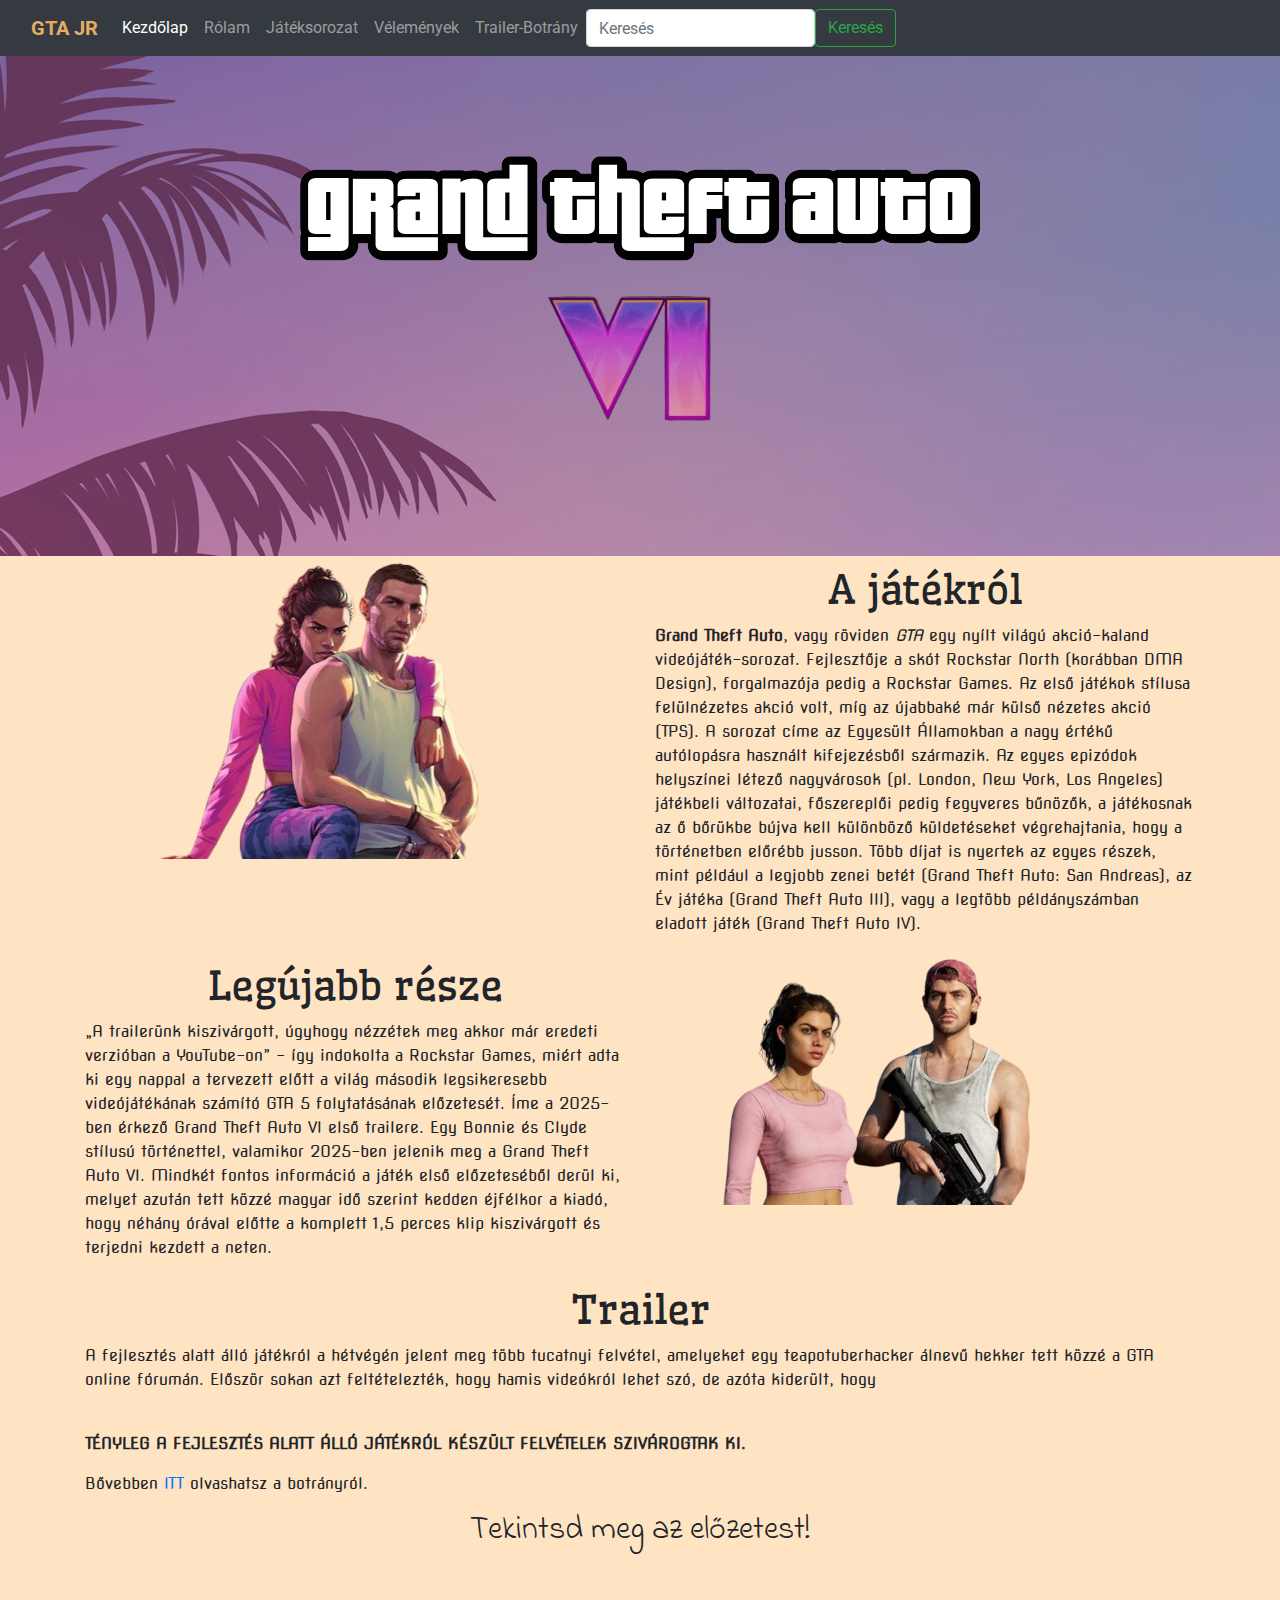
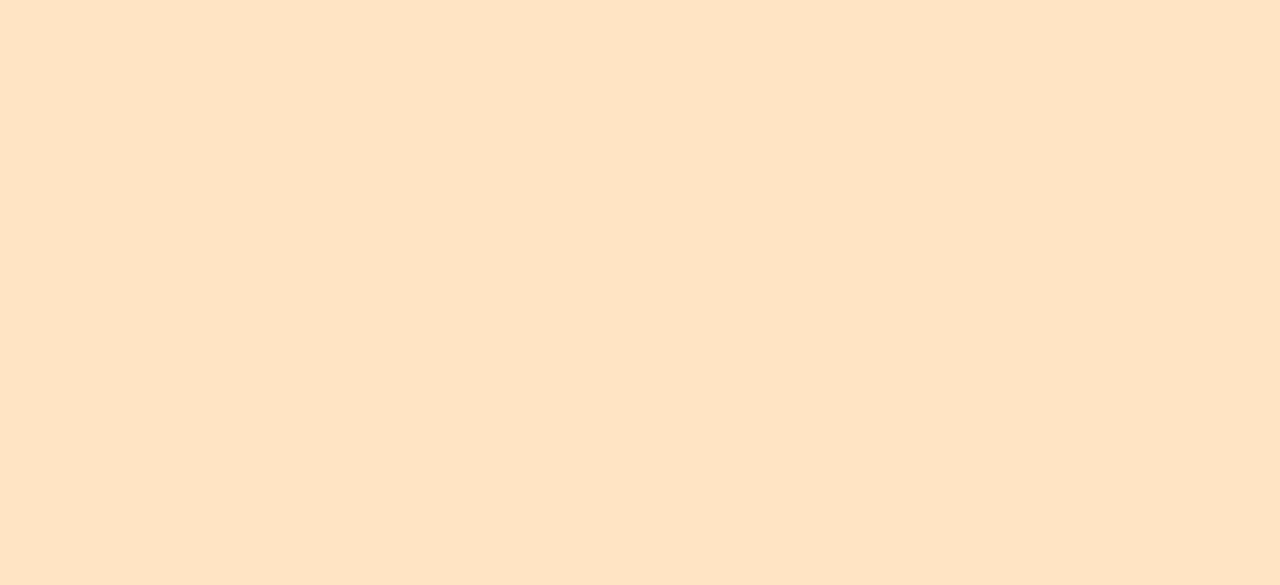
<file: index.html>
<!DOCTYPE html>
<html lang="hu">

<head>
    <meta charset="UTF-8">
    <meta name="viewport" content="width=device-width, initial-scale=1.0">
    <link rel="icon" type="image/x-icon" href="imgs/favicon.ico">
    <link rel="preconnect" href="https://fonts.googleapis.com">
    <link rel="preconnect" href="https://fonts.gstatic.com" crossorigin>
    <link href="https://fonts.googleapis.com/css2?family=Press+Start+2P&display=swap" rel="stylesheet">
    <link rel="stylesheet" href="bootstrap/css/bootstrap.min.css">
    <link rel="stylesheet" href="css/style.css">
    <link rel="preconnect" href="https://fonts.googleapis.com">
    <link rel="preconnect" href="https://fonts.gstatic.com" crossorigin>
    <link href="https://fonts.googleapis.com/css2?family=Nanum+Myeongjo&family=Nova+Square&family=PT+Serif:ital@1&family=Press+Start+2P&family=Roboto:wght@300&family=Rubik+Bubbles&family=Sedgwick+Ave+Display&family=Wellfleet&display=swap" rel="stylesheet">
    <link rel="preconnect" href="https://fonts.googleapis.com">
    <link rel="preconnect" href="https://fonts.gstatic.com" crossorigin>
    <link href="https://fonts.googleapis.com/css2?family=Nanum+Myeongjo&family=Nova+Square&family=PT+Serif:ital@1&family=Press+Start+2P&family=Roboto:wght@300&family=Rubik+Bubbles&family=Sedgwick+Ave+Display&family=Wellfleet&display=swap" rel="stylesheet">
    <link rel="preconnect" href="https://fonts.googleapis.com">
    <link rel="preconnect" href="https://fonts.gstatic.com" crossorigin>
    <link href="https://fonts.googleapis.com/css2?family=Indie+Flower&family=Nanum+Myeongjo&family=Nova+Square&family=PT+Serif:ital@1&family=Press+Start+2P&family=Roboto:wght@300&family=Rubik+Bubbles&family=Sedgwick+Ave+Display&family=Wellfleet&display=swap" rel="stylesheet">
    <script src="bootstrap/js/popper.min.js"></script>
    <script src="bootstrap/js/jquery.min.js"></script>
    <script src="bootstrap/js/bootstrap.min.js"></script>
    <title>GTA JR - Kezdőlap</title>
</head>

<body>
    <nav class="navbar navbar-expand-lg navbar-dark bg-dark sticky-top">
        <div class="container-fluid">
            <a class="navbar-brand" href="#">GTA JR</a>
            <button class="navbar-toggler" type="button" data-toggle="collapse" data-target="#navbarNav"
                    aria-controls="navbarNav" aria-expanded="false" aria-label="Toggle navigation">
                <span class="navbar-toggler-icon"></span>
            </button>
            <div class="collapse navbar-collapse" id="navbarNav">
                <ul class="navbar-nav me-auto mb-2 mb-lg-0">
                    <li class="nav-item">
                        <a class="nav-link active" aria-current="page" href="index.html">Kezdőlap</a>
                    </li>
                    <li class="nav-item">
                        <a class="nav-link" href="rolam.html">Rólam</a>
                    </li>
                    <li class="nav-item">
                        <a class="nav-link" href="jateksorozat.html">Játéksorozat</a>
                    </li>
                    <li class="nav-item">
                        <a class="nav-link" href="velemenyek.html">Vélemények</a>
                    </li>
                    <li class="nav-item">
                        <a class="nav-link" href="botrany.html">Trailer-Botrány</a>
                    </li>
                </ul>
                    <form class="d-flex">
                        <input class="form-control me-2" type="search" placeholder="Keresés" aria-label="Keresés">
                        <button class="btn btn-outline-success" type="submit">Keresés</button>
                    </form>
            </div>
        </div>
    </nav>
    

    <header>
        <div class="grandtheftauto img-fluid">
            <img src="imgs/grandtheftauto.png" alt="">
        </div>
        <img src="imgs/logor.png" alt="" width="350px" height="95px" class="img-fluid VI">
    </header>

    <main class="container">
        <div class="row">
            <div class="col-md-6">
                <img src="imgs/main.png" alt="" class="img-fluid mainkep">
            </div>
            <div class="col-md-6">
                <h1>A játékról</h1>
                <p><b> Grand Theft Auto</b>, vagy röviden <i>GTA</i> egy nyílt világú akció-kaland videójáték-sorozat.
                    Fejlesztője a
                    skót Rockstar North (korábban DMA Design), forgalmazója pedig a Rockstar Games. Az első játékok
                    stílusa felülnézetes akció volt, míg az újabbaké már külső nézetes akció (TPS). A sorozat címe az
                    Egyesült Államokban a nagy értékű autólopásra használt kifejezésből származik. Az egyes epizódok
                    helyszínei létező nagyvárosok (pl. London, New York, Los Angeles) játékbeli változatai, főszereplői
                    pedig fegyveres bűnözők, a játékosnak az ő bőrükbe bújva kell különböző küldetéseket végrehajtania,
                    hogy a történetben előrébb jusson. Több díjat is nyertek az egyes részek, mint például a legjobb
                    zenei betét (Grand Theft Auto: San Andreas), az Év játéka (Grand Theft Auto III), vagy a legtöbb
                    példányszámban eladott játék (Grand Theft Auto IV).</p>
            </div>

            <div class="col-md-6">
                <h1>Legújabb része</h1>
                <p>„A trailerünk kiszivárgott, úgyhogy nézzétek meg akkor már eredeti verzióban a YouTube-on” – így
                    indokolta a Rockstar Games, miért adta ki egy nappal a tervezett előtt a világ második legsikeresebb
                    videójátékának számító GTA 5 folytatásának előzetesét. Íme a 2025-ben érkező Grand Theft Auto VI
                    első trailere.
                    Egy Bonnie és Clyde stílusú történettel, valamikor 2025-ben jelenik meg a Grand Theft Auto VI.
                    Mindkét fontos információ a játék első előzeteséből derül ki, melyet azután tett közzé magyar idő
                    szerint kedden éjfélkor a kiadó, hogy néhány órával előtte a komplett 1,5 perces klip kiszivárgott
                    és terjedni kezdett a neten.</p>
            </div>
            <div class="col-md-6">
                <img src="imgs/fegyveresek.png" alt="" class="img-fluid" width="450px">
            </div>
        </div>
        <h1>Trailer</h1>
        <p>A fejlesztés alatt álló játékról a hétvégén jelent meg több tucatnyi felvétel, amelyeket egy teapotuberhacker
            álnevű hekker tett közzé a GTA online fórumán. Először sokan azt feltételezték, hogy hamis videókról lehet
            szó, de azóta kiderült, hogy</p>

            <p><b><br>TÉNYLEG A FEJLESZTÉS ALATT ÁLLÓ JÁTÉKRÓL KÉSZÜLT FELVÉTELEK SZIVÁROGTAK KI.</br></b></p>

            <p>Bővebben <a href="botrany.html">ITT</a> olvashatsz a botrányról.</p>
        <h2>Tekintsd meg az előzetest!</h2>
        <div class="embed-responsive embed-responsive-16by9">
            <iframe loading="lazy" title="Grand Theft Auto VI Trailer 1" width="500" height="281" src="https://www.youtube.com/embed/QdBZY2fkU-0?feature=oembed" frameborder="0" allow="accelerometer; autoplay; clipboard-write; encrypted-media; gyroscope; picture-in-picture; web-share" allowfullscreen></iframe>
          </div>
    </main>
</body>

</html>
</file>
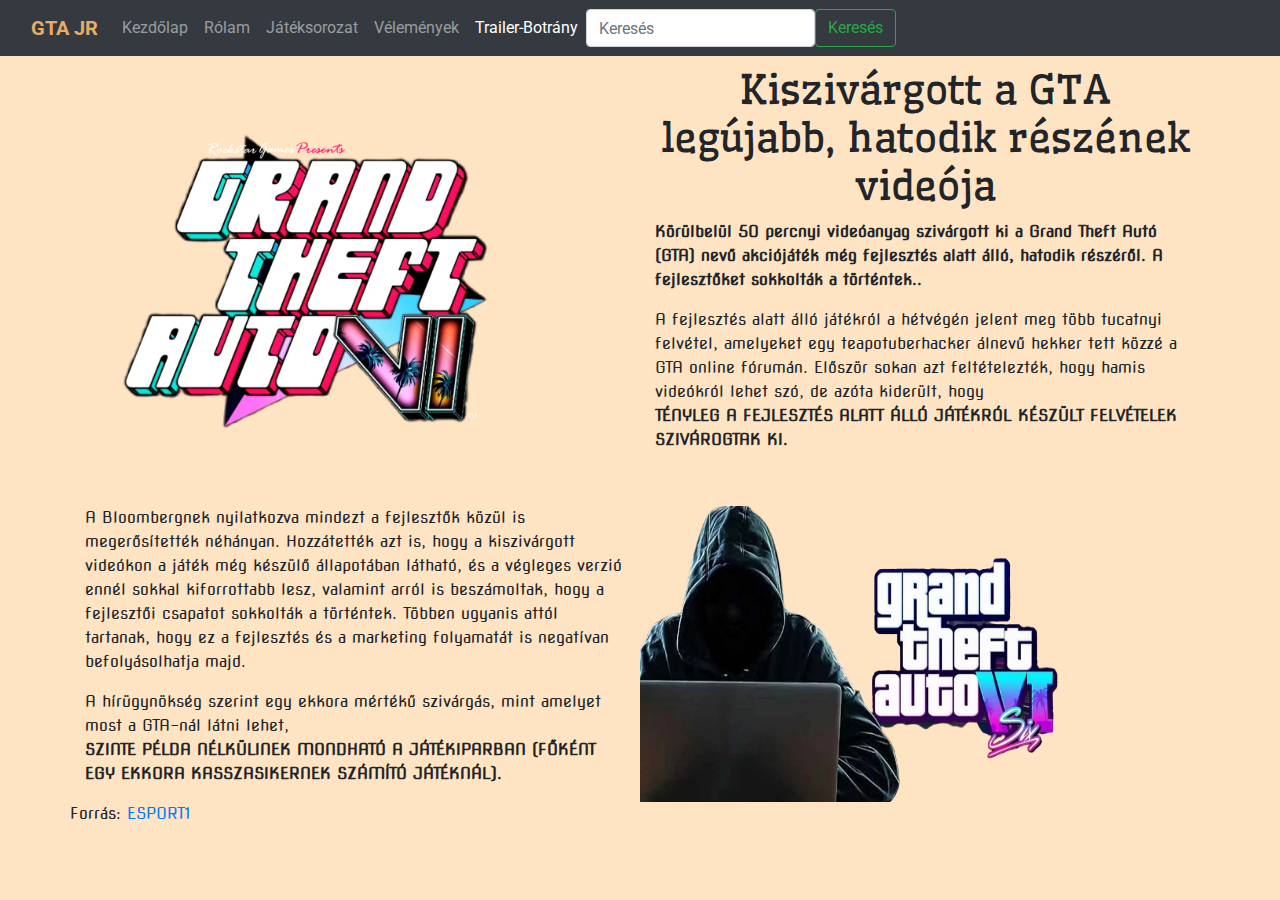
<file: botrany.html>
<!DOCTYPE html>
<html lang="hu">

<head>
    <meta charset="UTF-8">
    <meta name="viewport" content="width=device-width, initial-scale=1.0">
    <link rel="icon" type="image/x-icon" href="imgs/favicon.ico">
    <link rel="preconnect" href="https://fonts.googleapis.com">
    <link rel="preconnect" href="https://fonts.gstatic.com" crossorigin>
    <link href="https://fonts.googleapis.com/css2?family=Press+Start+2P&display=swap" rel="stylesheet">
    <link rel="stylesheet" href="bootstrap/css/bootstrap.min.css">
    <link rel="stylesheet" href="css/style.css">
    <link rel="preconnect" href="https://fonts.googleapis.com">
    <link rel="preconnect" href="https://fonts.gstatic.com" crossorigin>
    <link
        href="https://fonts.googleapis.com/css2?family=Nanum+Myeongjo&family=Nova+Square&family=PT+Serif:ital@1&family=Press+Start+2P&family=Roboto:wght@300&family=Rubik+Bubbles&family=Sedgwick+Ave+Display&family=Wellfleet&display=swap"
        rel="stylesheet">
    <link rel="preconnect" href="https://fonts.googleapis.com">
    <link rel="preconnect" href="https://fonts.gstatic.com" crossorigin>
    <link
        href="https://fonts.googleapis.com/css2?family=Nanum+Myeongjo&family=Nova+Square&family=PT+Serif:ital@1&family=Press+Start+2P&family=Roboto:wght@300&family=Rubik+Bubbles&family=Sedgwick+Ave+Display&family=Wellfleet&display=swap"
        rel="stylesheet">
    <link rel="preconnect" href="https://fonts.googleapis.com">
    <link rel="preconnect" href="https://fonts.gstatic.com" crossorigin>
    <link
        href="https://fonts.googleapis.com/css2?family=Indie+Flower&family=Nanum+Myeongjo&family=Nova+Square&family=PT+Serif:ital@1&family=Press+Start+2P&family=Roboto:wght@300&family=Rubik+Bubbles&family=Sedgwick+Ave+Display&family=Wellfleet&display=swap"
        rel="stylesheet">
    <script src="bootstrap/js/popper.min.js"></script>
    <script src="bootstrap/js/jquery.min.js"></script>
    <script src="bootstrap/js/bootstrap.min.js"></script>
    <title>GTA JR - Botrány</title>
</head>

<body>

    <nav class="navbar navbar-expand-lg navbar-dark bg-dark sticky-top">
        <div class="container-fluid">
            <a class="navbar-brand" href="index.html">GTA JR</a>
            <button class="navbar-toggler" type="button" data-toggle="collapse" data-target="#navbarNav"
                aria-controls="navbarNav" aria-expanded="false" aria-label="Toggle navigation">
                <span class="navbar-toggler-icon"></span>
            </button>
            <div class="collapse navbar-collapse" id="navbarNav">
                <ul class="navbar-nav me-auto mb-2 mb-lg-0">
                    <li class="nav-item">
                        <a class="nav-link" aria-current="page" href="index.html">Kezdőlap</a>
                    </li>
                    <li class="nav-item">
                        <a class="nav-link" href="rolam.html">Rólam</a>
                    </li>
                    <li class="nav-item">
                        <a class="nav-link" href="jateksorozat.html">Játéksorozat</a>
                    </li>
                    <li class="nav-item">
                        <a class="nav-link" href="velemenyek.html">Vélemények</a>
                    </li>
                    <li class="nav-item active">
                        <a class="nav-link" href="botrany.html">Trailer-Botrány</a>
                    </li>
                </ul>
                <form class="d-flex">
                    <input class="form-control me-2" type="search" placeholder="Keresés" aria-label="Keresés">
                    <button class="btn btn-outline-success" type="submit">Keresés</button>
                </form>
            </div>
        </div>
    </nav>
    <main class="container">
        <div class="row">
            <div class="col-md-6">
                <img src="imgs/botrany.png" alt="" class="img-fluid" width="450px">
            </div>
            <div class="col-md-6">
                <h1>Kiszivárgott a GTA legújabb, hatodik részének videója</h1>
                <b>
                    <p>Körülbelül 50 percnyi videóanyag szivárgott ki a Grand Theft Autó (GTA) nevű akciójáték még
                        fejlesztés alatt álló, hatodik részéről. A fejlesztőket sokkolták a történtek..</p>
                </b>
                <p>A fejlesztés alatt álló játékról a hétvégén jelent meg több tucatnyi felvétel, amelyeket egy
                    teapotuberhacker álnevű hekker tett közzé a GTA online fórumán. Először sokan azt feltételezték,
                    hogy hamis videókról lehet szó, de azóta kiderült, hogy <br><b>TÉNYLEG A FEJLESZTÉS ALATT ÁLLÓ
                        JÁTÉKRÓL KÉSZÜLT FELVÉTELEK SZIVÁROGTAK KI.</b></p>
                    </div>
                    <div class="col-md-6">
                <p>A Bloombergnek nyilatkozva mindezt a fejlesztők közül is megerősítették néhányan. Hozzátették azt is,
                    hogy a kiszivárgott videókon a játék még készülő állapotában látható, és a végleges verzió ennél
                    sokkal kiforrottabb lesz, valamint arról is beszámoltak, hogy a fejlesztői csapatot sokkolták a
                    történtek. Többen ugyanis attól tartanak, hogy ez a fejlesztés és a marketing folyamatát is
                    negatívan befolyásolhatja majd.</p>
                <p>A hírügynökség szerint egy ekkora mértékű szivárgás, mint amelyet most a GTA-nál látni
                    lehet,<br><b>
                        SZINTE PÉLDA NÉLKÜLINEK MONDHATÓ A JÁTÉKIPARBAN (FŐKÉNT EGY EKKORA KASSZASIKERNEK SZÁMÍTÓ
                        JÁTÉKNÁL).
                    </b> </p>
                </div>
                <img src="imgs/hackergta.png" alt="" class="img-fluid" width="450px">
                <p>Forrás: <a href="https://esport1.hu/news/2022/09/19/gaming-oriasira-dagadt-a-botrny-a-hacker-mar-zsarolja-a-rockstart-a-gta-6-kapcsan-12thman" target="_blank">ESPORT1</a></p>
        </div>
    </main>
    <footer></footer>
</body>

</html>
</file>
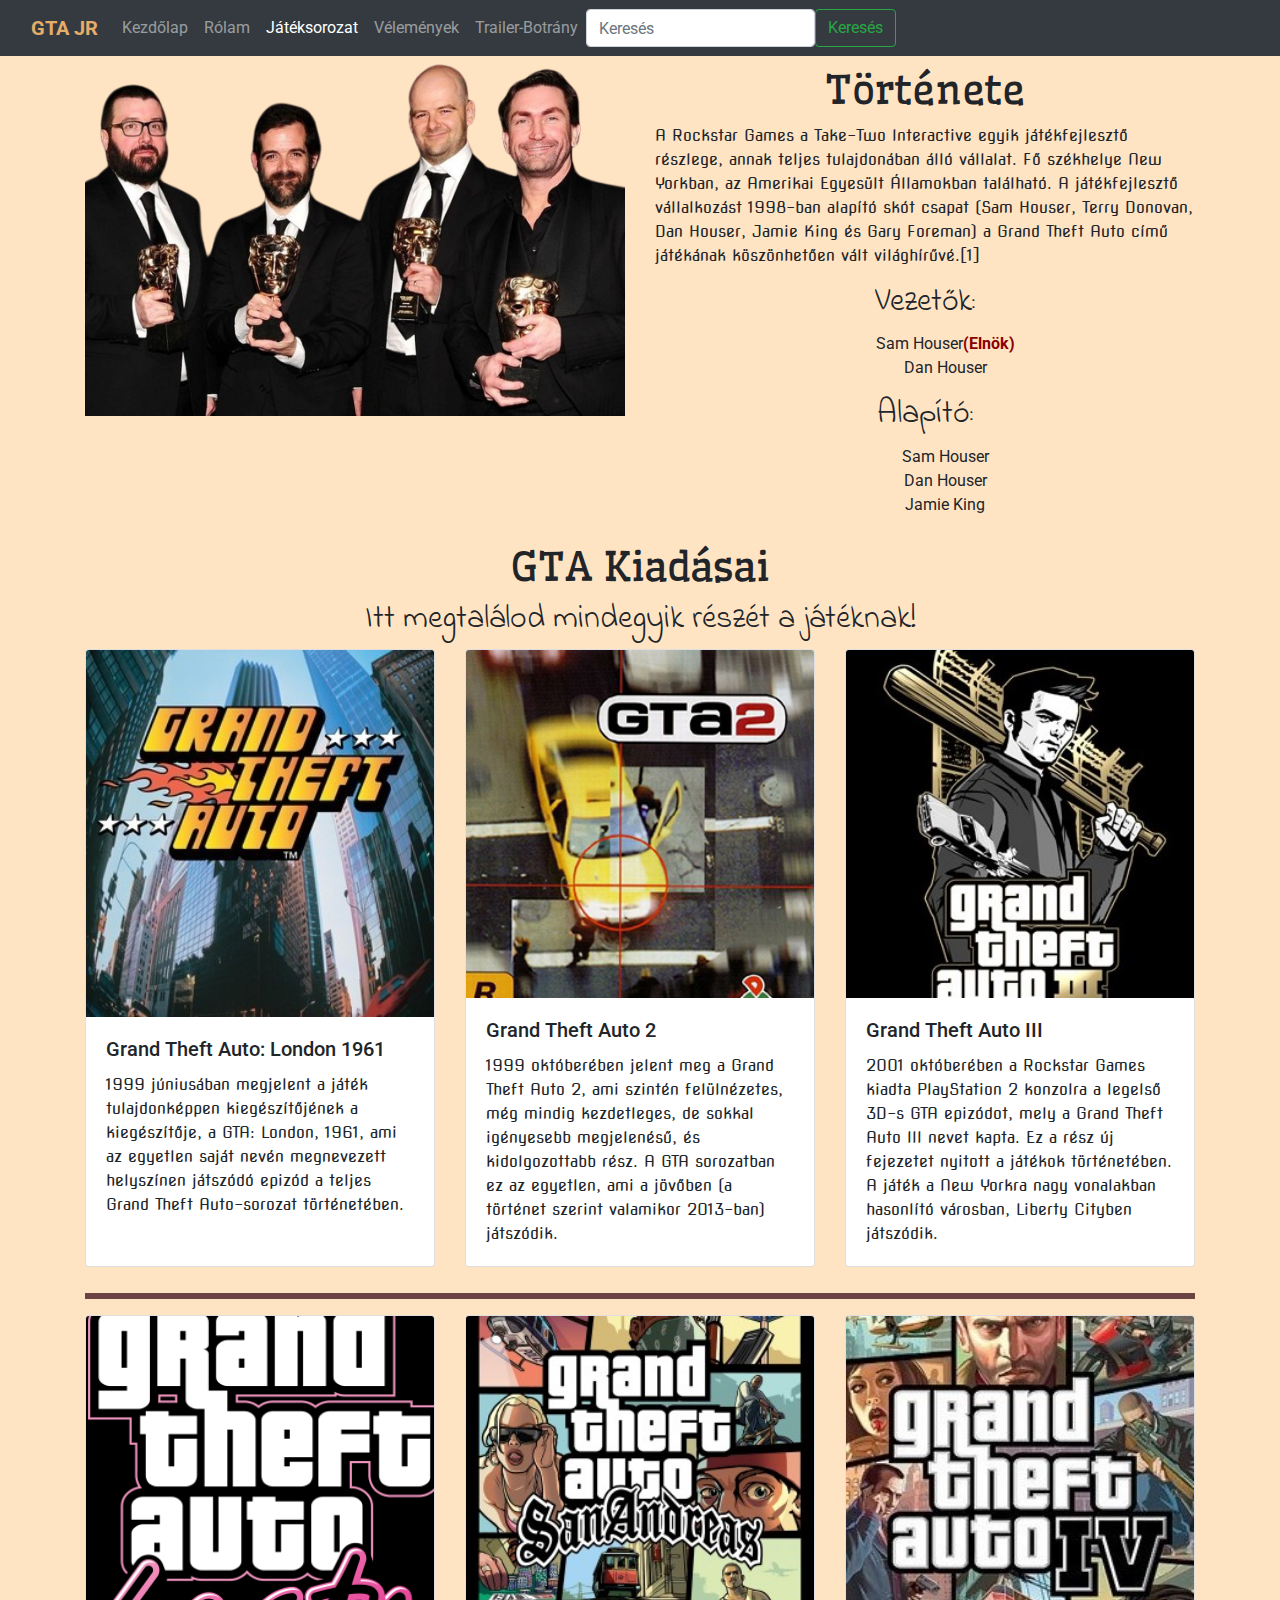
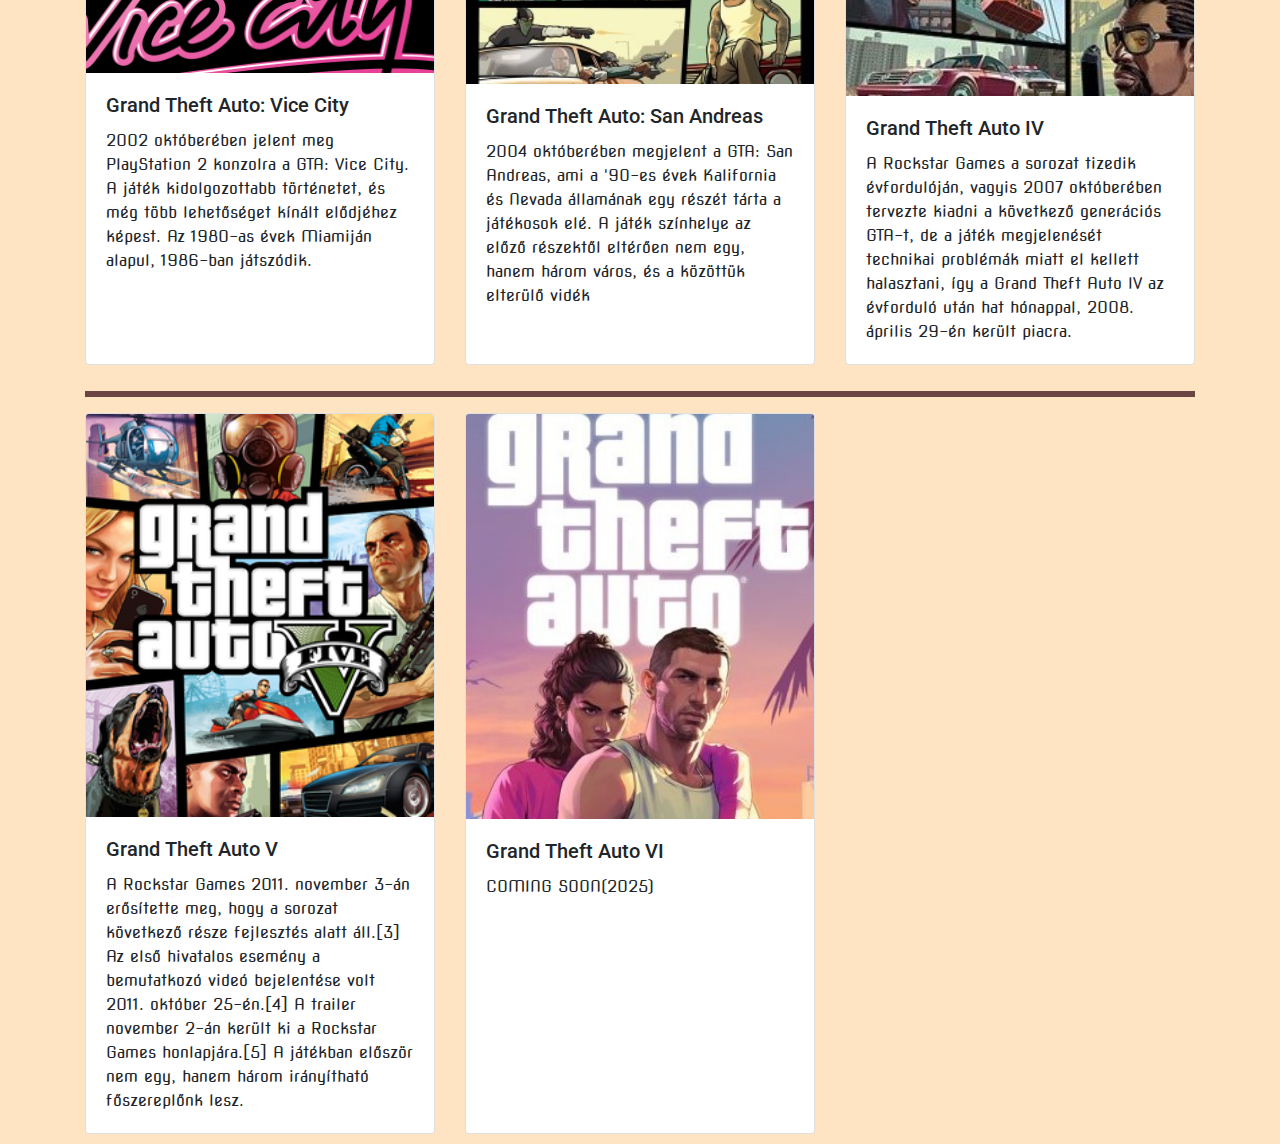
<file: jateksorozat.html>
<!DOCTYPE html>
<html lang="hu">

<head>
    <meta charset="UTF-8">
    <meta name="viewport" content="width=device-width, initial-scale=1.0">
    <link rel="icon" type="image/x-icon" href="imgs/favicon.ico">
    <link rel="preconnect" href="https://fonts.googleapis.com">
    <link rel="preconnect" href="https://fonts.gstatic.com" crossorigin>
    <link href="https://fonts.googleapis.com/css2?family=Press+Start+2P&display=swap" rel="stylesheet">
    <link rel="stylesheet" href="bootstrap/css/bootstrap.min.css">
    <link rel="stylesheet" href="css/style.css">
    <link rel="preconnect" href="https://fonts.googleapis.com">
    <link rel="preconnect" href="https://fonts.gstatic.com" crossorigin>
    <link
        href="https://fonts.googleapis.com/css2?family=Nanum+Myeongjo&family=Nova+Square&family=PT+Serif:ital@1&family=Press+Start+2P&family=Roboto:wght@300&family=Rubik+Bubbles&family=Sedgwick+Ave+Display&family=Wellfleet&display=swap"
        rel="stylesheet">
    <link rel="preconnect" href="https://fonts.googleapis.com">
    <link rel="preconnect" href="https://fonts.gstatic.com" crossorigin>
    <link
        href="https://fonts.googleapis.com/css2?family=Nanum+Myeongjo&family=Nova+Square&family=PT+Serif:ital@1&family=Press+Start+2P&family=Roboto:wght@300&family=Rubik+Bubbles&family=Sedgwick+Ave+Display&family=Wellfleet&display=swap"
        rel="stylesheet">
    <link rel="preconnect" href="https://fonts.googleapis.com">
    <link rel="preconnect" href="https://fonts.gstatic.com" crossorigin>
    <link
        href="https://fonts.googleapis.com/css2?family=Indie+Flower&family=Nanum+Myeongjo&family=Nova+Square&family=PT+Serif:ital@1&family=Press+Start+2P&family=Roboto:wght@300&family=Rubik+Bubbles&family=Sedgwick+Ave+Display&family=Wellfleet&display=swap"
        rel="stylesheet">
    <script src="bootstrap/js/popper.min.js"></script>
    <script src="bootstrap/js/jquery.min.js"></script>
    <script src="bootstrap/js/bootstrap.min.js"></script>
    
        <title>GTA JR - Verziók</title>
</head>

<body>
    <nav class="navbar navbar-expand-lg navbar-dark bg-dark sticky-top">
        <div class="container-fluid">
            <a class="navbar-brand" href="index.html">GTA JR</a>
            <button class="navbar-toggler" type="button" data-toggle="collapse" data-target="#navbarNav"
                    aria-controls="navbarNav" aria-expanded="false" aria-label="Toggle navigation">
                <span class="navbar-toggler-icon"></span>
            </button>
            <div class="collapse navbar-collapse" id="navbarNav">
                <ul class="navbar-nav me-auto mb-2 mb-lg-0">
                    <li class="nav-item">
                        <a class="nav-link" aria-current="page" href="index.html">Kezdőlap</a>
                    </li>
                    <li class="nav-item">
                        <a class="nav-link" href="rolam.html">Rólam</a>
                    </li>
                    <li class="nav-item">
                        <a class="nav-link active" href="jateksorozat.html">Játéksorozat</a>
                    </li>
                    <li class="nav-item">
                        <a class="nav-link" href="velemenyek.html">Vélemények</a>
                    </li>
                    <li class="nav-item">
                        <a class="nav-link" href="botrany.html">Trailer-Botrány</a>
                    </li>
                </ul>
                <form class="d-flex">
                    <input class="form-control me-2" type="search" placeholder="Keresés" aria-label="Keresés">
                    <button class="btn btn-outline-success" type="submit">Keresés</button>
                </form>
            </div>
        </div>
    </nav>

    <main class="container">
        <div class="row">
            <div class="col-md-6">
                <img src="imgs/devs.png" alt="" class="img-fluid" width="550px" class="devs">
            </div>
            <div class="col-md-6">
                <h1>Története</h1>
                <p>A Rockstar Games a Take-Two Interactive egyik játékfejlesztő részlege, annak teljes tulajdonában álló
                    vállalat. Fő székhelye New Yorkban, az Amerikai Egyesült Államokban található. A játékfejlesztő
                    vállalkozást 1998-ban alapító skót csapat (Sam Houser, Terry Donovan, Dan Houser, Jamie King és Gary
                    Foreman) a Grand Theft Auto című játékának köszönhetően vált világhírűvé.[1]
                </p>
                <h2>Vezetők:</h2>
                <ul>
                    <li>Sam Houser<span id="elnok">(Elnök)</span></li>
                    <li>Dan Houser</li>
                </ul>
                <h2>Alapító:</h2>
                <ul>
                    <li>Sam Houser</li>
                    <li>Dan Houser</li>
                    <li>Jamie King</li>
                </ul>
            </div>
        </div>
        <h1>GTA Kiadásai</h1>
        <h2>Itt megtalálod mindegyik részét a játéknak!</h2>
        <div class="row row-cols-1 row-cols-md-3">
            <div class="col">
                <div class="card h-100">
                    <img src="imgs/gta1.jpg" class="card-img-top img-fluid" alt="...">
                    <div class="card-body">
                        <h5 class="card-title">Grand Theft Auto: London 1961</h5>
                        <p class="card-text">1999 júniusában megjelent a játék tulajdonképpen kiegészítőjének a
                            kiegészítője, a GTA: London, 1961, ami az egyetlen saját nevén megnevezett helyszínen
                            játszódó epizód a teljes Grand Theft Auto-sorozat történetében.</p>
                    </div>
                </div>
            </div>
            <div class="col">
                <div class="card h-100">
                    <img src="imgs/gta2.jpg" class="card-img-top" alt="...">
                    <div class="card-body">
                        <h5 class="card-title">Grand Theft Auto 2</h5>
                        <p class="card-text">1999 októberében jelent meg a Grand Theft Auto 2, ami szintén felülnézetes,
                            még mindig kezdetleges, de sokkal igényesebb megjelenésű, és kidolgozottabb rész. A GTA
                            sorozatban ez az egyetlen, ami a jövőben (a történet szerint valamikor 2013-ban) játszódik.
                        </p>
                    </div>
                </div>
            </div>
            <div class="col">
                <div class="card h-100">
                    <img src="imgs/gta3.jpeg" class="card-img-top" alt="...">
                    <div class="card-body">
                        <h5 class="card-title">Grand Theft Auto III</h5>
                        <p class="card-text">2001 októberében a Rockstar Games kiadta PlayStation 2 konzolra a legelső
                            3D-s GTA epizódot, mely a Grand Theft Auto III nevet kapta. Ez a rész új fejezetet nyitott a
                            játékok történetében. A játék a New Yorkra nagy vonalakban hasonlító városban, Liberty
                            Cityben játszódik.</p>
                    </div>
                </div>
            </div>
        </div>

        <hr>

        <div class="row row-cols-1 row-cols-md-3 g-4">
            <div class="col">
                <div class="card h-100">
                    <img src="imgs/gta_vcity.png" class="card-img-top img-fluid" alt="...">
                    <div class="card-body">
                        <h5 class="card-title">Grand Theft Auto: Vice City</h5>
                        <p class="card-text">2002 októberében jelent meg PlayStation 2 konzolra a GTA: Vice City. A
                            játék kidolgozottabb történetet, és még több lehetőséget kínált elődjéhez képest. Az 1980-as
                            évek Miamiján alapul, 1986-ban játszódik.</p>
                    </div>
                </div>
            </div>
            <div class="col">
                <div class="card h-100">
                    <img src="imgs/gta_sa.jpg" class="card-img-top" alt="...">
                    <div class="card-body">
                        <h5 class="card-title">Grand Theft Auto: San Andreas</h5>
                        <p class="card-text">2004 októberében megjelent a GTA: San Andreas, ami a '90-es évek Kalifornia
                            és Nevada államának egy részét tárta a játékosok elé. A játék színhelye az előző részektől
                            eltérően nem egy, hanem három város, és a közöttük elterülő vidék
                    </div>
                </div>
            </div>
            <div class="col">
                <div class="card h-100">
                    <img src="imgs/gtaiv.jpg" class="card-img-top" alt="...">
                    <div class="card-body">
                        <h5 class="card-title">Grand Theft Auto IV</h5>
                        <p class="card-text">A Rockstar Games a sorozat tizedik évfordulóján, vagyis 2007 októberében
                            tervezte kiadni a következő generációs GTA-t, de a játék megjelenését technikai problémák
                            miatt el kellett halasztani, így a Grand Theft Auto IV az évforduló után hat hónappal, 2008.
                            április 29-én került piacra.</p>
                    </div>
                </div>
            </div>
        </div>

        <hr>

        <div class="row row-cols-1 row-cols-md-3 g-4">
            <div class="col">
                <div class="card h-100">
                    <img src="imgs/gtav.png" class="card-img-top img-fluid" alt="...">
                    <div class="card-body">
                        <h5 class="card-title">Grand Theft Auto V</h5>
                        <p class="card-text">A Rockstar Games 2011. november 3-án erősítette meg, hogy a sorozat
                            következő része fejlesztés alatt áll.[3] Az első hivatalos esemény a bemutatkozó videó
                            bejelentése volt 2011. október 25-én.[4] A trailer november 2-án került ki a Rockstar Games
                            honlapjára.[5] A játékban először nem egy, hanem három irányítható főszereplőnk lesz.</p>
                    </div>
                </div>
            </div>
            <div class="col">
                <div class="card h-100">
                    <img src="imgs/gtaVI.jpg" class="card-img-top img-fluid" alt="...">
                    <div class="card-body">
                        <h5 class="card-title">Grand Theft Auto VI</h5>
                        <p class="card-text">COMING SOON(2025)</p>
                    </div>
                </div>
            </div>
        </div>
        </div>
    </main>
</body>

</html>
</file>
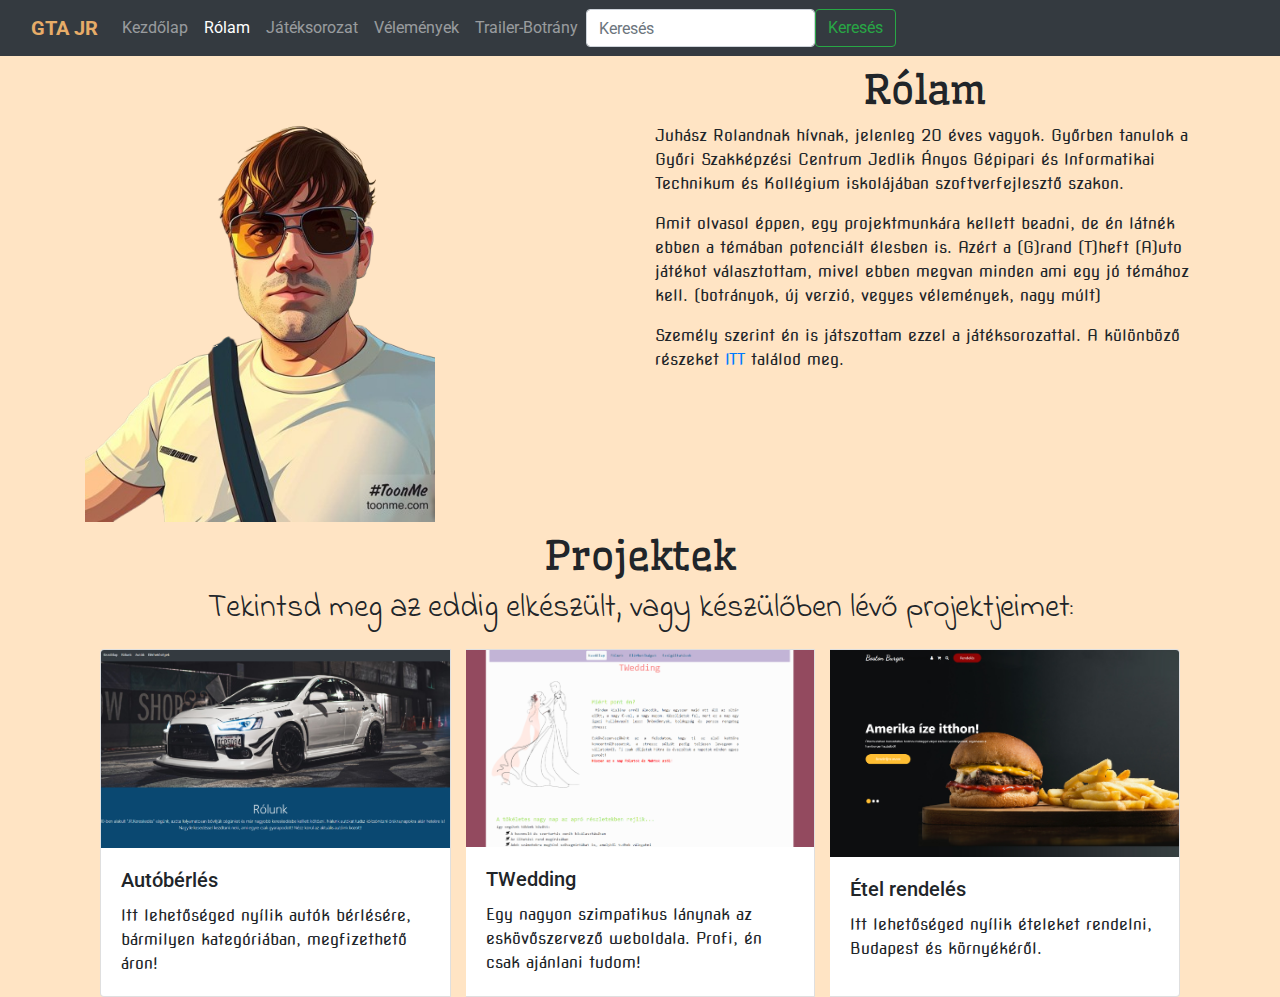
<file: rolam.html>
<!DOCTYPE html>
<html lang="hu">

<head>
    <meta charset="UTF-8">
    <meta name="viewport" content="width=device-width, initial-scale=1.0">
    <link rel="icon" type="image/x-icon" href="imgs/favicon.ico">
    <link rel="preconnect" href="https://fonts.googleapis.com">
    <link rel="preconnect" href="https://fonts.gstatic.com" crossorigin>
    <link href="https://fonts.googleapis.com/css2?family=Press+Start+2P&display=swap" rel="stylesheet">
    <link rel="stylesheet" href="bootstrap/css/bootstrap.min.css">
    <link rel="stylesheet" href="css/style.css">
    <link rel="preconnect" href="https://fonts.googleapis.com">
    <link rel="preconnect" href="https://fonts.gstatic.com" crossorigin>
    <link
        href="https://fonts.googleapis.com/css2?family=Nanum+Myeongjo&family=Nova+Square&family=PT+Serif:ital@1&family=Press+Start+2P&family=Roboto:wght@300&family=Rubik+Bubbles&family=Sedgwick+Ave+Display&family=Wellfleet&display=swap"
        rel="stylesheet">
    <link rel="preconnect" href="https://fonts.googleapis.com">
    <link rel="preconnect" href="https://fonts.gstatic.com" crossorigin>
    <link
        href="https://fonts.googleapis.com/css2?family=Nanum+Myeongjo&family=Nova+Square&family=PT+Serif:ital@1&family=Press+Start+2P&family=Roboto:wght@300&family=Rubik+Bubbles&family=Sedgwick+Ave+Display&family=Wellfleet&display=swap"
        rel="stylesheet">
    <link rel="preconnect" href="https://fonts.googleapis.com">
    <link rel="preconnect" href="https://fonts.gstatic.com" crossorigin>
    <link
        href="https://fonts.googleapis.com/css2?family=Indie+Flower&family=Nanum+Myeongjo&family=Nova+Square&family=PT+Serif:ital@1&family=Press+Start+2P&family=Roboto:wght@300&family=Rubik+Bubbles&family=Sedgwick+Ave+Display&family=Wellfleet&display=swap"
        rel="stylesheet">
        <script src="bootstrap/js/popper.min.js"></script>
    <script src="bootstrap/js/jquery.min.js"></script>
    <script src="bootstrap/js/bootstrap.min.js"></script>
    <title>GTA JR - Rólam</title>
</head>

<body>
    
    <nav class="navbar navbar-expand-lg navbar-dark bg-dark sticky-top">
        <div class="container-fluid">
            <a class="navbar-brand" href="index.html">GTA JR</a>
            <button class="navbar-toggler" type="button" data-toggle="collapse" data-target="#navbarNav"
                    aria-controls="navbarNav" aria-expanded="false" aria-label="Toggle navigation">
                <span class="navbar-toggler-icon"></span>
            </button>
            <div class="collapse navbar-collapse" id="navbarNav">
                <ul class="navbar-nav me-auto mb-2 mb-lg-0">
                    <li class="nav-item">
                        <a class="nav-link" aria-current="page" href="index.html">Kezdőlap</a>
                    </li>
                    <li class="nav-item">
                        <a class="nav-link active" href="rolam.html">Rólam</a>
                    </li>
                    <li class="nav-item">
                        <a class="nav-link" href="jateksorozat.html">Játéksorozat</a>
                    </li>
                    <li class="nav-item">
                        <a class="nav-link" href="velemenyek.html">Vélemények</a>
                    </li>
                    <li class="nav-item">
                        <a class="nav-link" href="botrany.html">Trailer-Botrány</a>
                    </li>
                </ul>
                <form class="d-flex">
                    <input class="form-control me-2" type="search" placeholder="Keresés" aria-label="Keresés">
                    <button class="btn btn-outline-success" type="submit">Keresés</button>
                </form>
            </div>
        </div>
    </nav>
    <main class="container">
        <div class="row">
            <div class="col-md-6">
                <img src="imgs/enr.png" alt="" class="img-fluid" width="350px">
            </div>
            <div class="col-md-6">
                <h1>Rólam</h1>
                <p>Juhász Rolandnak hívnak, jelenleg 20 éves vagyok. Győrben tanulok a Győri Szakképzési Centrum Jedlik
                    Ányos Gépipari és Informatikai Technikum és Kollégium iskolájában szoftverfejlesztő szakon.</p>
                    <p>Amit olvasol éppen, egy projektmunkára kellett beadni, de én látnék ebben a témában potenciált élesben is.
                        Azért a (G)rand (T)heft (A)uto játékot választottam, mivel ebben megvan minden ami egy jó témához kell.
                        (botrányok, új verzió, vegyes vélemények, nagy múlt)
                    </p>
                    <p>Személy szerint én is játszottam ezzel a játéksorozattal. A különböző részeket <a href="jateksorozat.html">ITT</a> találod meg.</p>
            </div>
        </div>
        <h1>Projektek</h1>
        <h2>Tekintsd meg az eddig elkészült, vagy készülőben lévő projektjeimet:</h2>
        <div class="card-group">
            <div class="card rolampadding">
              <img src="imgs/webdev.PNG" class="card-img-top" alt="...">
              <div class="card-body">
                <h5 class="card-title">Autóbérlés</h5>
                <p class="card-text">Itt lehetőséged nyílik autók bérlésére, bármilyen kategóriában, megfizethető áron!</p>
              </div>
            </div>
            <div class="card rolampadding">
              <img src="imgs/twedding.PNG" class="card-img-top" alt="...">
              <div class="card-body">
                <h5 class="card-title">TWedding</h5>
                <p class="card-text">Egy nagyon szimpatikus lánynak az eskövőszervező weboldala. Profi, én csak ajánlani tudom!</p>
              </div>
            </div>
            <div class="card rolampadding">
              <img src="imgs/hambik.PNG" class="card-img-top" alt="...">
              <div class="card-body">
                <h5 class="card-title">Étel rendelés</h5>
                <p class="card-text">Itt lehetőséged nyílik ételeket rendelni, Budapest és környékéről.</p>
              </div>
            </div>
          </div>
    </main>
    
</body>

</html>
</file>
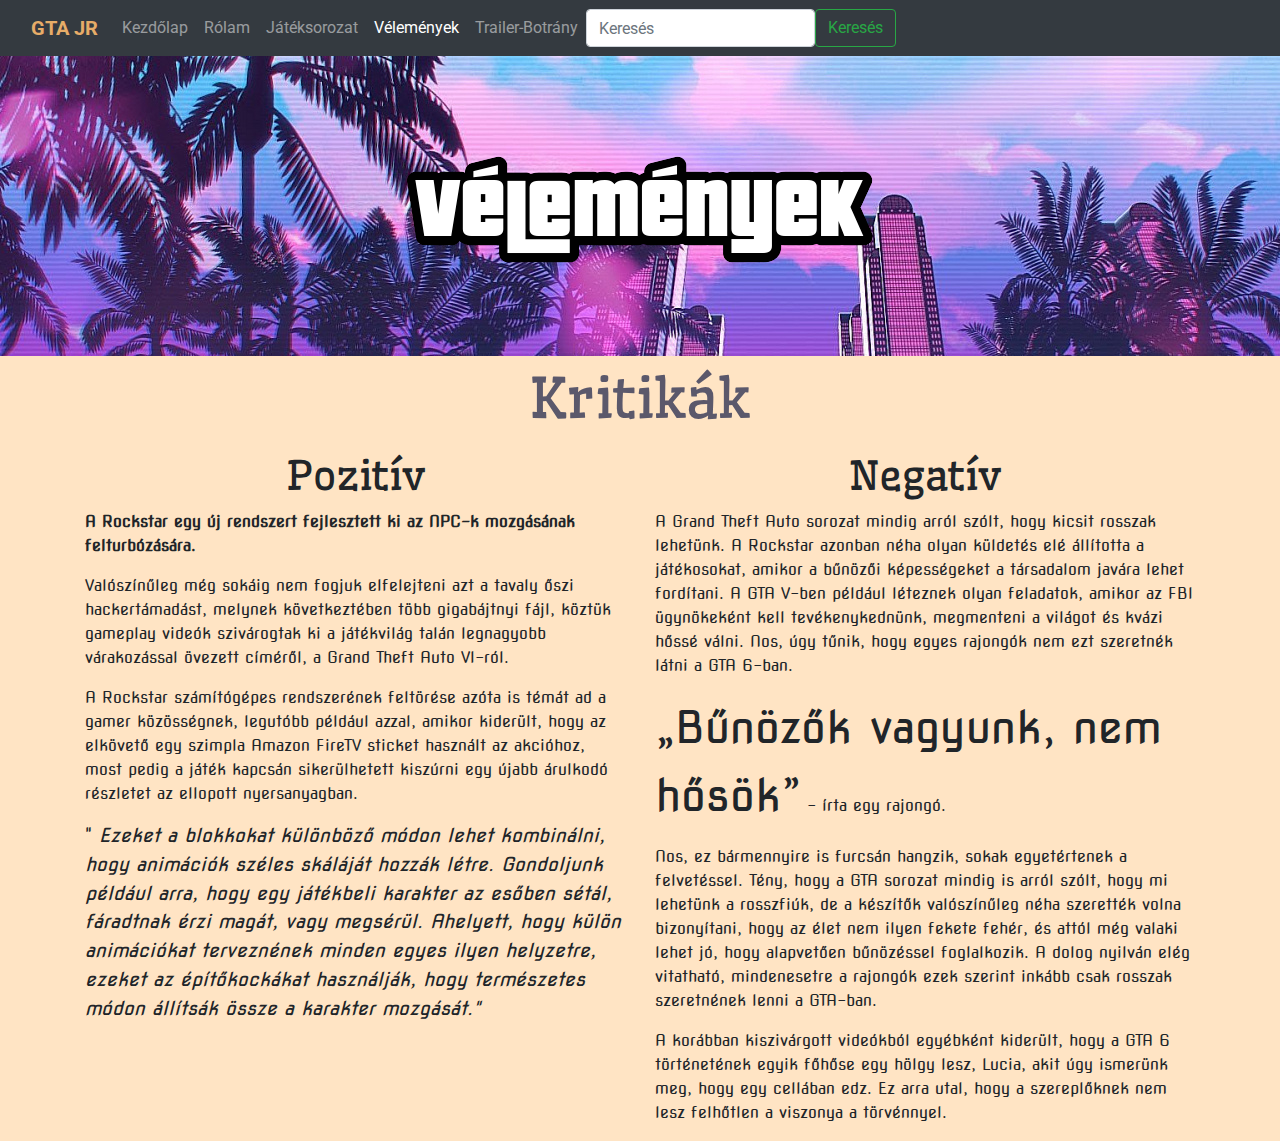
<file: velemenyek.html>
<!DOCTYPE html>
<html lang="hu">

<head>
    <meta charset="UTF-8">
    <meta name="viewport" content="width=device-width, initial-scale=1.0">
    <link rel="icon" type="image/x-icon" href="imgs/favicon.ico">
    <link rel="preconnect" href="https://fonts.googleapis.com">
    <link rel="preconnect" href="https://fonts.gstatic.com" crossorigin>
    <link href="https://fonts.googleapis.com/css2?family=Press+Start+2P&display=swap" rel="stylesheet">
    <link rel="stylesheet" href="bootstrap/css/bootstrap.min.css">
    <link rel="stylesheet" href="css/style.css">
    <link rel="preconnect" href="https://fonts.googleapis.com">
    <link rel="preconnect" href="https://fonts.gstatic.com" crossorigin>
    <link
        href="https://fonts.googleapis.com/css2?family=Nanum+Myeongjo&family=Nova+Square&family=PT+Serif:ital@1&family=Press+Start+2P&family=Roboto:wght@300&family=Rubik+Bubbles&family=Sedgwick+Ave+Display&family=Wellfleet&display=swap"
        rel="stylesheet">
    <link rel="preconnect" href="https://fonts.googleapis.com">
    <link rel="preconnect" href="https://fonts.gstatic.com" crossorigin>
    <link
        href="https://fonts.googleapis.com/css2?family=Nanum+Myeongjo&family=Nova+Square&family=PT+Serif:ital@1&family=Press+Start+2P&family=Roboto:wght@300&family=Rubik+Bubbles&family=Sedgwick+Ave+Display&family=Wellfleet&display=swap"
        rel="stylesheet">
    <link rel="preconnect" href="https://fonts.googleapis.com">
    <link rel="preconnect" href="https://fonts.gstatic.com" crossorigin>
    <link
        href="https://fonts.googleapis.com/css2?family=Indie+Flower&family=Nanum+Myeongjo&family=Nova+Square&family=PT+Serif:ital@1&family=Press+Start+2P&family=Roboto:wght@300&family=Rubik+Bubbles&family=Sedgwick+Ave+Display&family=Wellfleet&display=swap"
        rel="stylesheet">
    <script src="bootstrap/js/popper.min.js"></script>
    <script src="bootstrap/js/jquery.min.js"></script>
    <script src="bootstrap/js/bootstrap.min.js"></script>
    <title>GTA JR - Vélemények</title>
</head>

<body>

    <nav class="navbar navbar-expand-lg navbar-dark bg-dark sticky-top">
        <div class="container-fluid">
            <a class="navbar-brand" href="index.html">GTA JR</a>
            <button class="navbar-toggler" type="button" data-toggle="collapse" data-target="#navbarNav"
                aria-controls="navbarNav" aria-expanded="false" aria-label="Toggle navigation">
                <span class="navbar-toggler-icon"></span>
            </button>
            <div class="collapse navbar-collapse" id="navbarNav">
                <ul class="navbar-nav me-auto mb-2 mb-lg-0">
                    <li class="nav-item">
                        <a class="nav-link" aria-current="page" href="index.html">Kezdőlap</a>
                    </li>
                    <li class="nav-item">
                        <a class="nav-link" href="rolam.html">Rólam</a>
                    </li>
                    <li class="nav-item">
                        <a class="nav-link" href="jateksorozat.html">Játéksorozat</a>
                    </li>
                    <li class="nav-item active">
                        <a class="nav-link" href="velemenyek.html">Vélemények</a>
                    </li>
                    <li class="nav-item">
                        <a class="nav-link" href="botrany.html">Trailer-Botrány</a>
                    </li>
                </ul>
                <form class="d-flex">
                    <input class="form-control me-2" type="search" placeholder="Keresés" aria-label="Keresés">
                    <button class="btn btn-outline-success" type="submit">Keresés</button>
                </form>
            </div>
        </div>
    </nav>
    <div class="slider">
        <img src="imgs/velemenyekfelirat.png" alt="v" class="img-fluid VI grandtheftauto">
    </div>
    <main class="container">
        <h1 id="kritikak">Kritikák</h1>
        <div class="row">
            <div class="col-md-6 elsodoboz">
                <h1>Pozitív</h1>
                <p><b>A Rockstar egy új rendszert fejlesztett ki az NPC-k mozgásának felturbózására.</b></p>
                <p>Valószínűleg még sokáig nem fogjuk elfelejteni azt a tavaly őszi hackertámadást, melynek
                    következtében több gigabájtnyi fájl, köztük gameplay videók szivárogtak ki a játékvilág talán
                    legnagyobb várakozással övezett címéről, a Grand Theft Auto VI-ról.</p>

                <p>A Rockstar számítógépes rendszerének feltörése azóta is témát ad a gamer közösségnek, legutóbb
                    például azzal, amikor kiderült, hogy az elkövető egy szimpla Amazon FireTV sticket használt az
                    akcióhoz, most pedig a játék kapcsán sikerülhetett kiszúrni egy újabb árulkodó részletet az ellopott
                    nyersanyagban.</p>

                <p id="idezet">"<i>
                        Ezeket a blokkokat különböző módon lehet kombinálni, hogy animációk széles skáláját hozzák létre.
                            Gondoljunk például arra, hogy egy játékbeli karakter az esőben sétál, fáradtnak érzi magát, vagy
                            megsérül. Ahelyett, hogy külön animációkat terveznének minden egyes ilyen helyzetre, ezeket az
                            építőkockákat használják, hogy természetes módon állítsák össze a karakter mozgását."</i></p>
            </div>
            <div class="col-md-6 masodikdoboz">
                <h1>Negatív</h1>
                <p>A Grand Theft Auto sorozat mindig arról szólt, hogy kicsit rosszak lehetünk. A Rockstar azonban néha
                    olyan küldetés elé állította a játékosokat, amikor a bűnözői képességeket a társadalom javára lehet
                    fordítani. A GTA V-ben például léteznek olyan feladatok, amikor az FBI ügynökeként kell
                    tevékenykednünk, megmenteni a világot és kvázi hőssé válni. Nos, úgy tűnik, hogy egyes rajongók nem
                    ezt szeretnék látni a GTA 6-ban.</p>
                <p><span id="bunozokfelirat">„Bűnözők vagyunk, nem hősök”</span> – írta egy rajongó.</p>
                <p>Nos, ez bármennyire is furcsán hangzik, sokak egyetértenek a felvetéssel. Tény, hogy a GTA sorozat
                    mindig is arról szólt, hogy mi lehetünk a rosszfiúk, de a készítők valószínűleg néha szerették volna
                    bizonyítani, hogy az élet nem ilyen fekete fehér, és attól még valaki lehet jó, hogy alapvetően
                    bűnözéssel foglalkozik. A dolog nyilván elég vitatható, mindenesetre a rajongók ezek szerint inkább
                    csak rosszak szeretnének lenni a GTA-ban.</p>

                <p>A korábban kiszivárgott videókból egyébként kiderült, hogy a GTA 6 történetének egyik főhőse egy
                    hölgy lesz, Lucia, akit úgy ismerünk meg, hogy egy cellában edz. Ez arra utal, hogy a szereplőknek
                    nem lesz felhőtlen a viszonya a törvénnyel.</p>
            </div>
        </div>
    </main>
    <footer></footer>
</body>

</html>
</file>
<file: css/style.css>
body {
    background-color: bisque;
}

header {
    background-image: url(../imgs/background.png);
    height: 500px;
}

.grandtheftauto {
    display: flex;
    align-items: center;
    justify-content: center;
    text-align: center;
    padding-top: 100px;
}

.grandtheftauto img {
    max-width: 100%; /* A kép maximális szélessége 100% lesz a konténer méretéhez képest */
    height: auto; /* A magasságot az arányok megtartása érdekében automatikusan számolja ki */
}

.VI {
    display: flex;
    max-width: 100%;
    height: auto;
    margin: auto; /* Hozzáadott tulajdonság a vízszintes középre igazításhoz */
}

.letsgo {
    display: flex;
    height: auto;
    margin: auto; /* Hozzáadott tulajdonság a vízszintes középre igazításhoz */
    color: rgb(112, 63, 0);
    margin-top: 100px;
}

h1 {
    font-family: 'Wellfleet';
    text-align: center;
    margin: 10px 0;
    width: auto;
}

h2 {
    font-family: 'Indie Flower';
    text-align: center;
    margin: 10px 0;
    width: auto;
}

p {
    font-family: 'Nova Square';
}

.video {
    margin: 10px 0;
    text-align: center;
}

.navv {
    background-color:rgb(127, 98, 54) !important
}

.navva {
    color: black !important;
}

#elnok {
    color: darkred;
    font-weight: bold;
}

li {
    list-style: none;
    text-align: center;
}

hr {
    border: 3px solid rgb(107, 67, 67);
}

.col {
    margin-bottom: 10px;
}

.rolampadding {
    margin: 10px 15px;
}

.navbar-brand{
    color: rgb(231, 172, 104) !important;
    font-weight: bold;
}

.slider {
background-image: url(../imgs/talan5.jpg);
height: 300px;
}

#kritikak {
    font-size: 55px;
    color: rgb(91, 88, 107);
}

#bunozokfelirat{
    font-size: 45px;
}

/*.elsodoboz {
    border: 0.5px solid rgb(92, 51, 106);
}

.masodikdoboz{
    border: 0.5px solid rgb(92, 51, 106);
}
*/
#idezet {
    font-size: 1.2rem;
}
</file>
